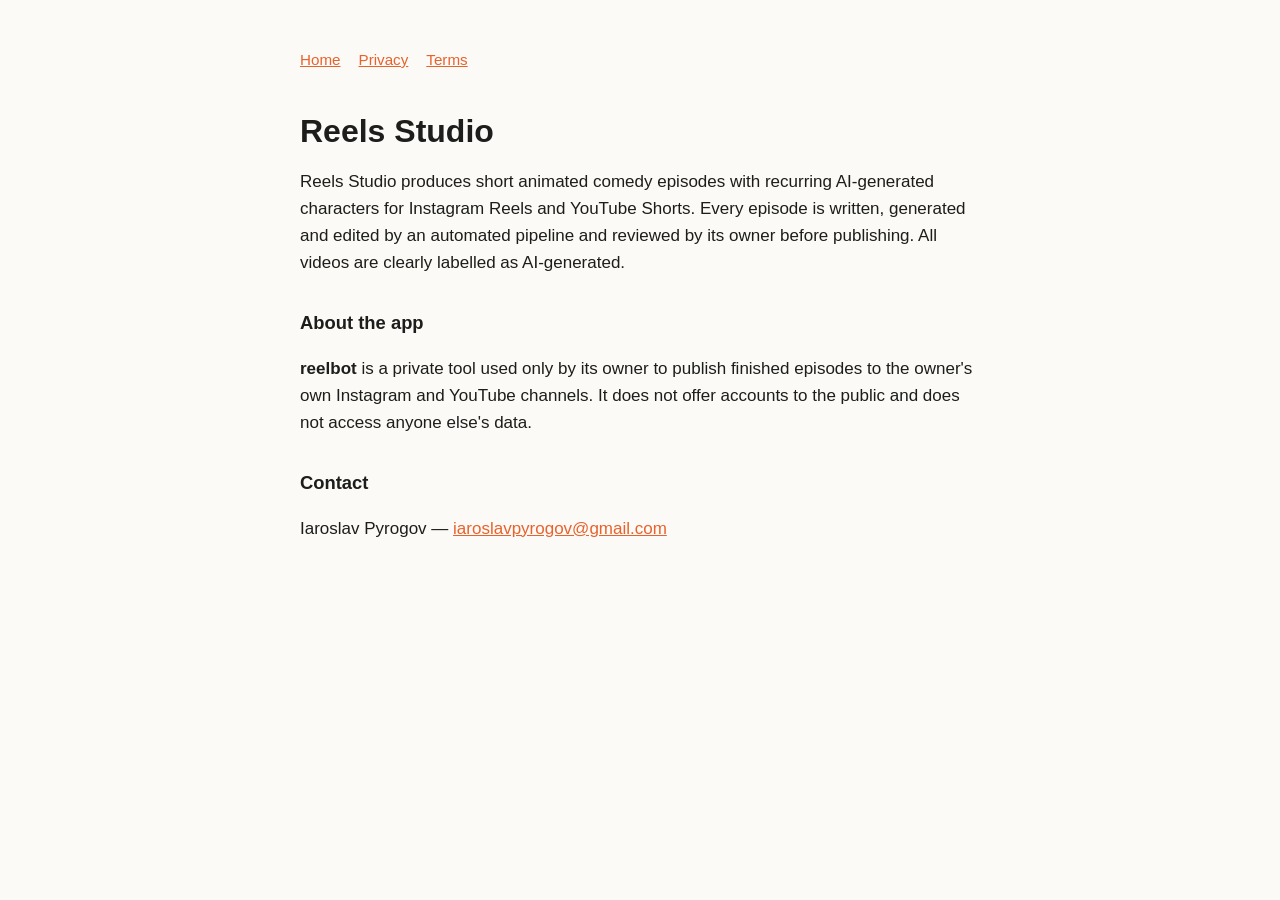
<file: index.html>
<!doctype html><html lang="en"><head><meta charset="utf-8"><meta name="viewport" content="width=device-width,initial-scale=1">
<title>Reels Studio</title><meta name="description" content="AI-animated short-form comedy series by Iaroslav Pyrogov."><link rel="stylesheet" href="style.css"></head>
<body><main><nav><a href="./">Home</a><a href="privacy.html">Privacy</a><a href="terms.html">Terms</a></nav>
<h1>Reels Studio</h1>
<p>Reels Studio produces short animated comedy episodes with recurring AI-generated characters for Instagram Reels and YouTube Shorts. Every episode is written, generated and edited by an automated pipeline and reviewed by its owner before publishing. All videos are clearly labelled as AI-generated.</p>
<h2>About the app</h2>
<p><strong>reelbot</strong> is a private tool used only by its owner to publish finished episodes to the owner's own Instagram and YouTube channels. It does not offer accounts to the public and does not access anyone else's data.</p>
<h2>Contact</h2>
<p>Iaroslav Pyrogov — <a href="mailto:iaroslavpyrogov@gmail.com">iaroslavpyrogov@gmail.com</a></p>
</main></body></html>
</file>
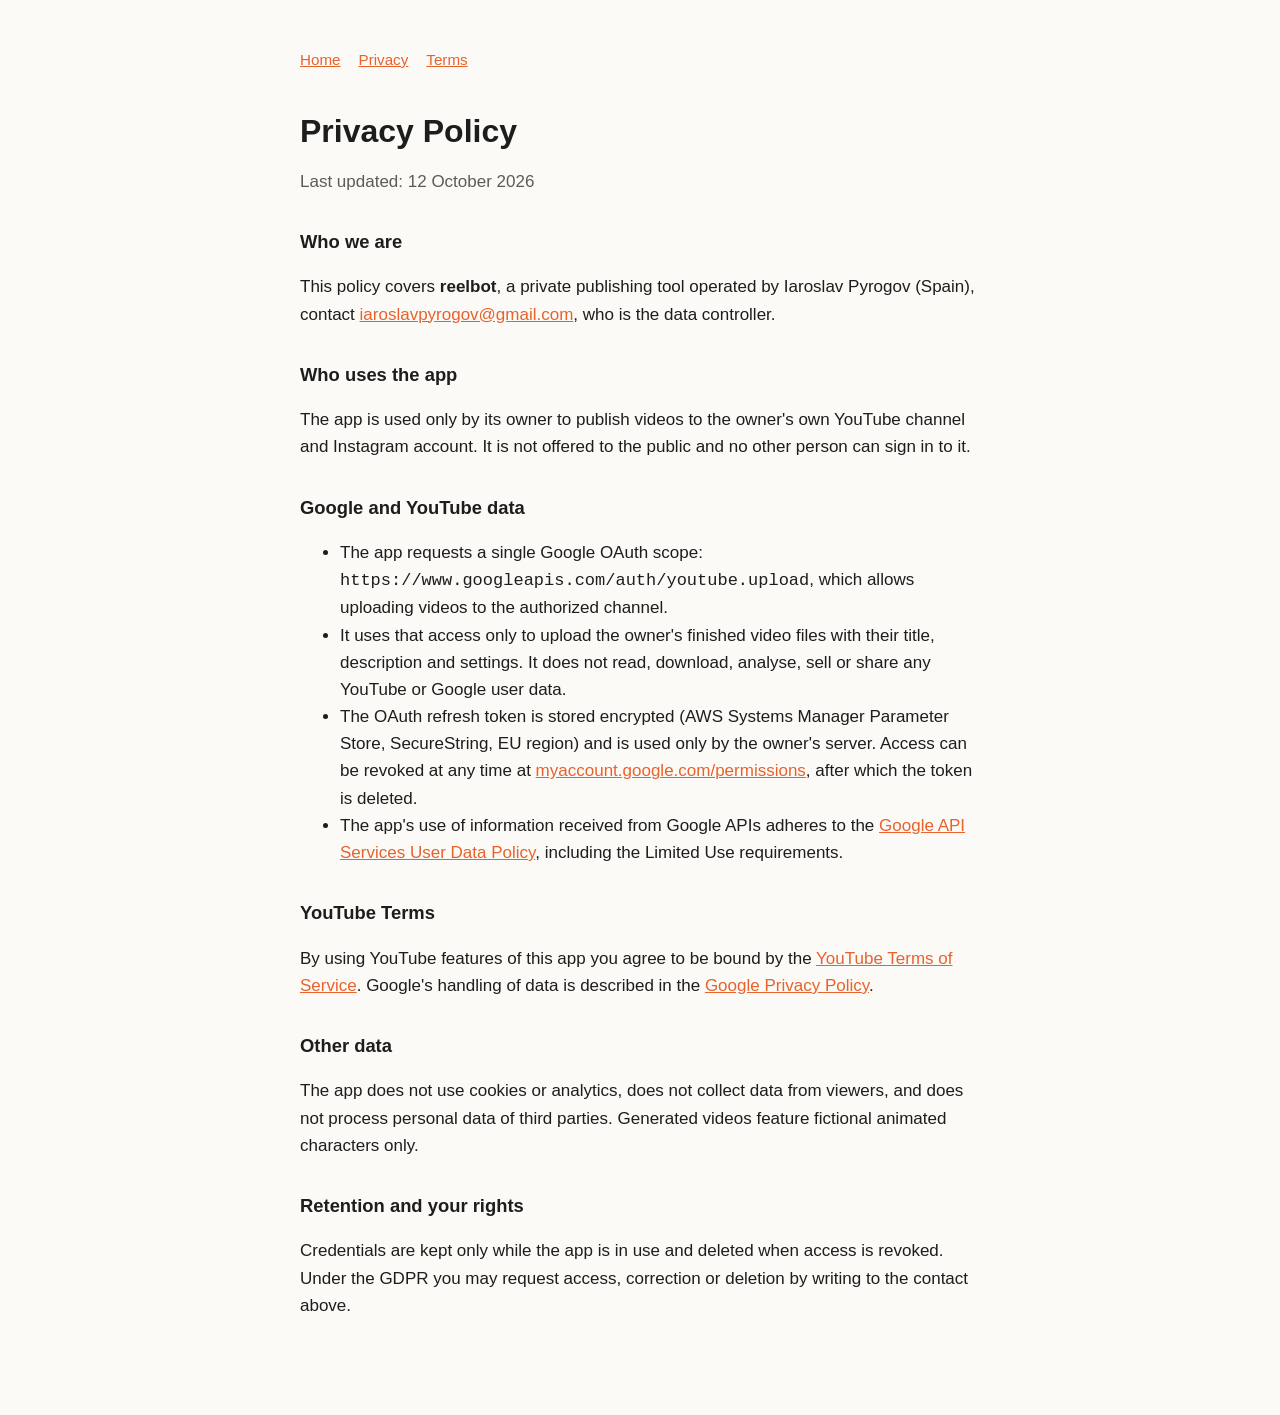
<file: privacy.html>
<!doctype html><html lang="en"><head><meta charset="utf-8"><meta name="viewport" content="width=device-width,initial-scale=1">
<title>Privacy Policy — Reels Studio</title><link rel="stylesheet" href="style.css"></head>
<body><main><nav><a href="./">Home</a><a href="privacy.html">Privacy</a><a href="terms.html">Terms</a></nav>
<h1>Privacy Policy</h1><p class="muted">Last updated: 12 October 2026</p>
<h2>Who we are</h2>
<p>This policy covers <strong>reelbot</strong>, a private publishing tool operated by Iaroslav Pyrogov (Spain), contact <a href="mailto:iaroslavpyrogov@gmail.com">iaroslavpyrogov@gmail.com</a>, who is the data controller.</p>
<h2>Who uses the app</h2>
<p>The app is used only by its owner to publish videos to the owner's own YouTube channel and Instagram account. It is not offered to the public and no other person can sign in to it.</p>
<h2>Google and YouTube data</h2>
<ul>
<li>The app requests a single Google OAuth scope: <code>https://www.googleapis.com/auth/youtube.upload</code>, which allows uploading videos to the authorized channel.</li>
<li>It uses that access only to upload the owner's finished video files with their title, description and settings. It does not read, download, analyse, sell or share any YouTube or Google user data.</li>
<li>The OAuth refresh token is stored encrypted (AWS Systems Manager Parameter Store, SecureString, EU region) and is used only by the owner's server. Access can be revoked at any time at <a href="https://myaccount.google.com/permissions">myaccount.google.com/permissions</a>, after which the token is deleted.</li>
<li>The app's use of information received from Google APIs adheres to the <a href="https://developers.google.com/terms/api-services-user-data-policy">Google API Services User Data Policy</a>, including the Limited Use requirements.</li>
</ul>
<h2>YouTube Terms</h2>
<p>By using YouTube features of this app you agree to be bound by the <a href="https://www.youtube.com/t/terms">YouTube Terms of Service</a>. Google's handling of data is described in the <a href="https://policies.google.com/privacy">Google Privacy Policy</a>.</p>
<h2>Other data</h2>
<p>The app does not use cookies or analytics, does not collect data from viewers, and does not process personal data of third parties. Generated videos feature fictional animated characters only.</p>
<h2>Retention and your rights</h2>
<p>Credentials are kept only while the app is in use and deleted when access is revoked. Under the GDPR you may request access, correction or deletion by writing to the contact above.</p>
</main></body></html>
</file>
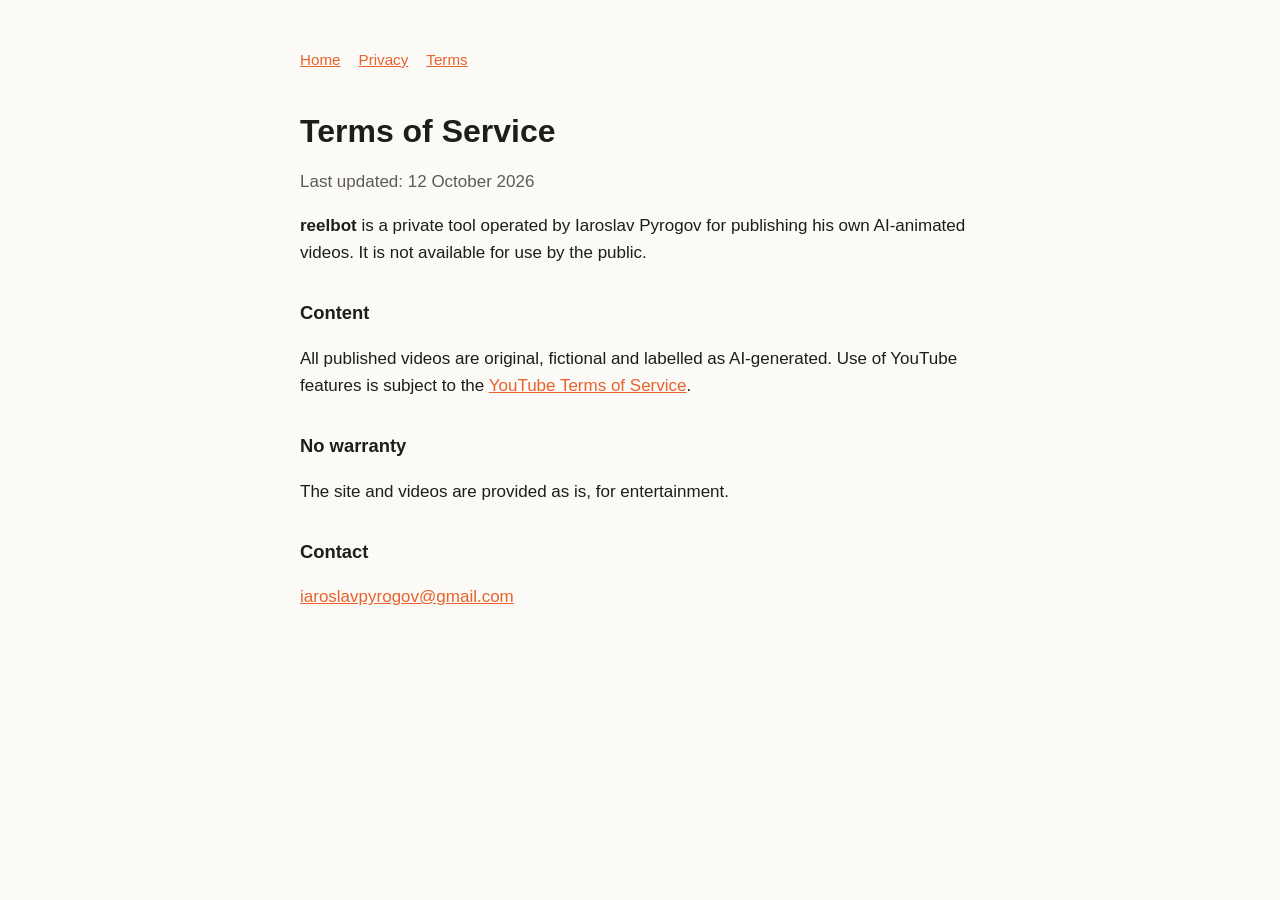
<file: terms.html>
<!doctype html><html lang="en"><head><meta charset="utf-8"><meta name="viewport" content="width=device-width,initial-scale=1">
<title>Terms of Service — Reels Studio</title><link rel="stylesheet" href="style.css"></head>
<body><main><nav><a href="./">Home</a><a href="privacy.html">Privacy</a><a href="terms.html">Terms</a></nav>
<h1>Terms of Service</h1><p class="muted">Last updated: 12 October 2026</p>
<p><strong>reelbot</strong> is a private tool operated by Iaroslav Pyrogov for publishing his own AI-animated videos. It is not available for use by the public.</p>
<h2>Content</h2>
<p>All published videos are original, fictional and labelled as AI-generated. Use of YouTube features is subject to the <a href="https://www.youtube.com/t/terms">YouTube Terms of Service</a>.</p>
<h2>No warranty</h2>
<p>The site and videos are provided as is, for entertainment.</p>
<h2>Contact</h2>
<p><a href="mailto:iaroslavpyrogov@gmail.com">iaroslavpyrogov@gmail.com</a></p>
</main></body></html>
</file>
<file: style.css>
:root{--bg:#fbfaf7;--fg:#1d1d1b;--muted:#5d5b55;--accent:#e8622c}
@media (prefers-color-scheme:dark){:root{--bg:#141413;--fg:#efeee9;--muted:#a9a79f}}
*{box-sizing:border-box}body{margin:0;background:var(--bg);color:var(--fg);font:17px/1.6 -apple-system,BlinkMacSystemFont,"Segoe UI",Roboto,sans-serif}
main{max-width:720px;margin:0 auto;padding:48px 20px 80px}h1{font-size:2rem;line-height:1.2;margin:0 0 .5rem}h2{font-size:1.15rem;margin:2rem 0 .4rem}
p,li{color:var(--fg)}.muted{color:var(--muted)}a{color:var(--accent)}nav{display:flex;gap:18px;margin-bottom:40px;font-size:.95rem}
</file>
